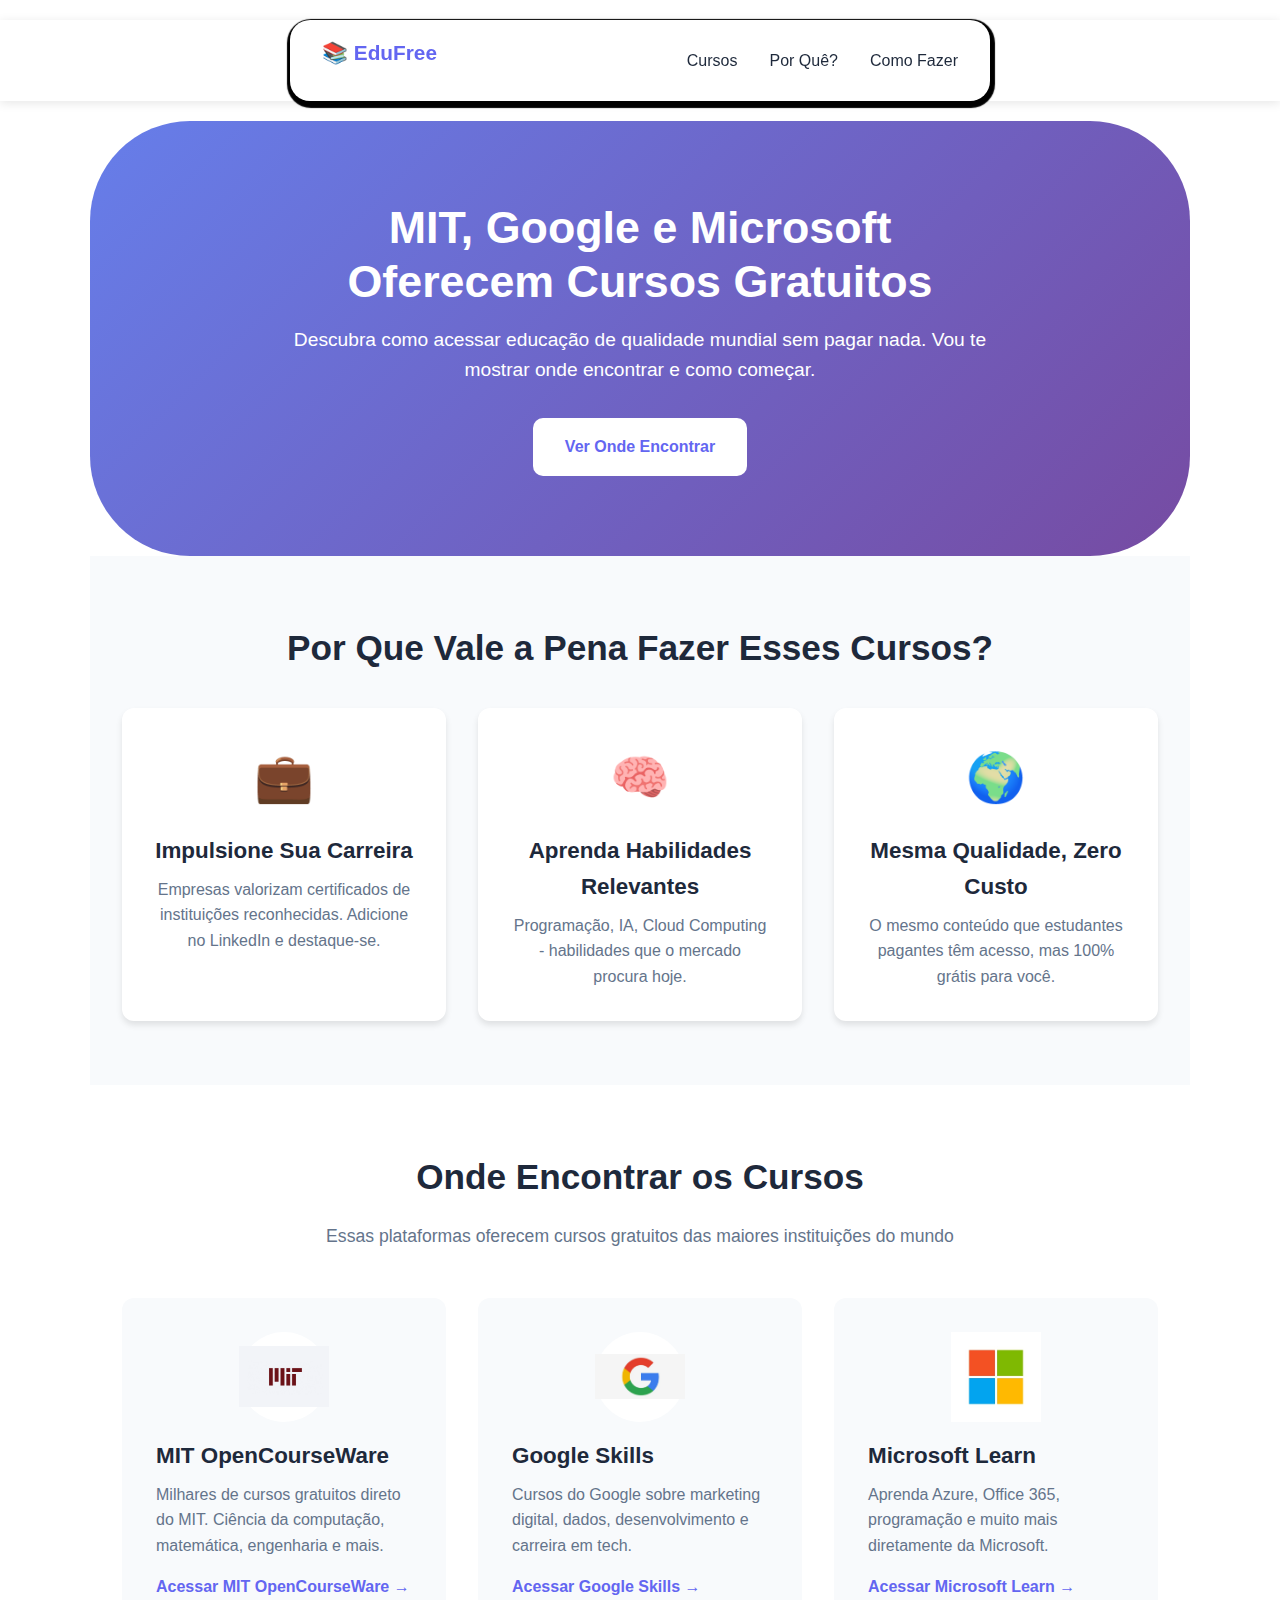
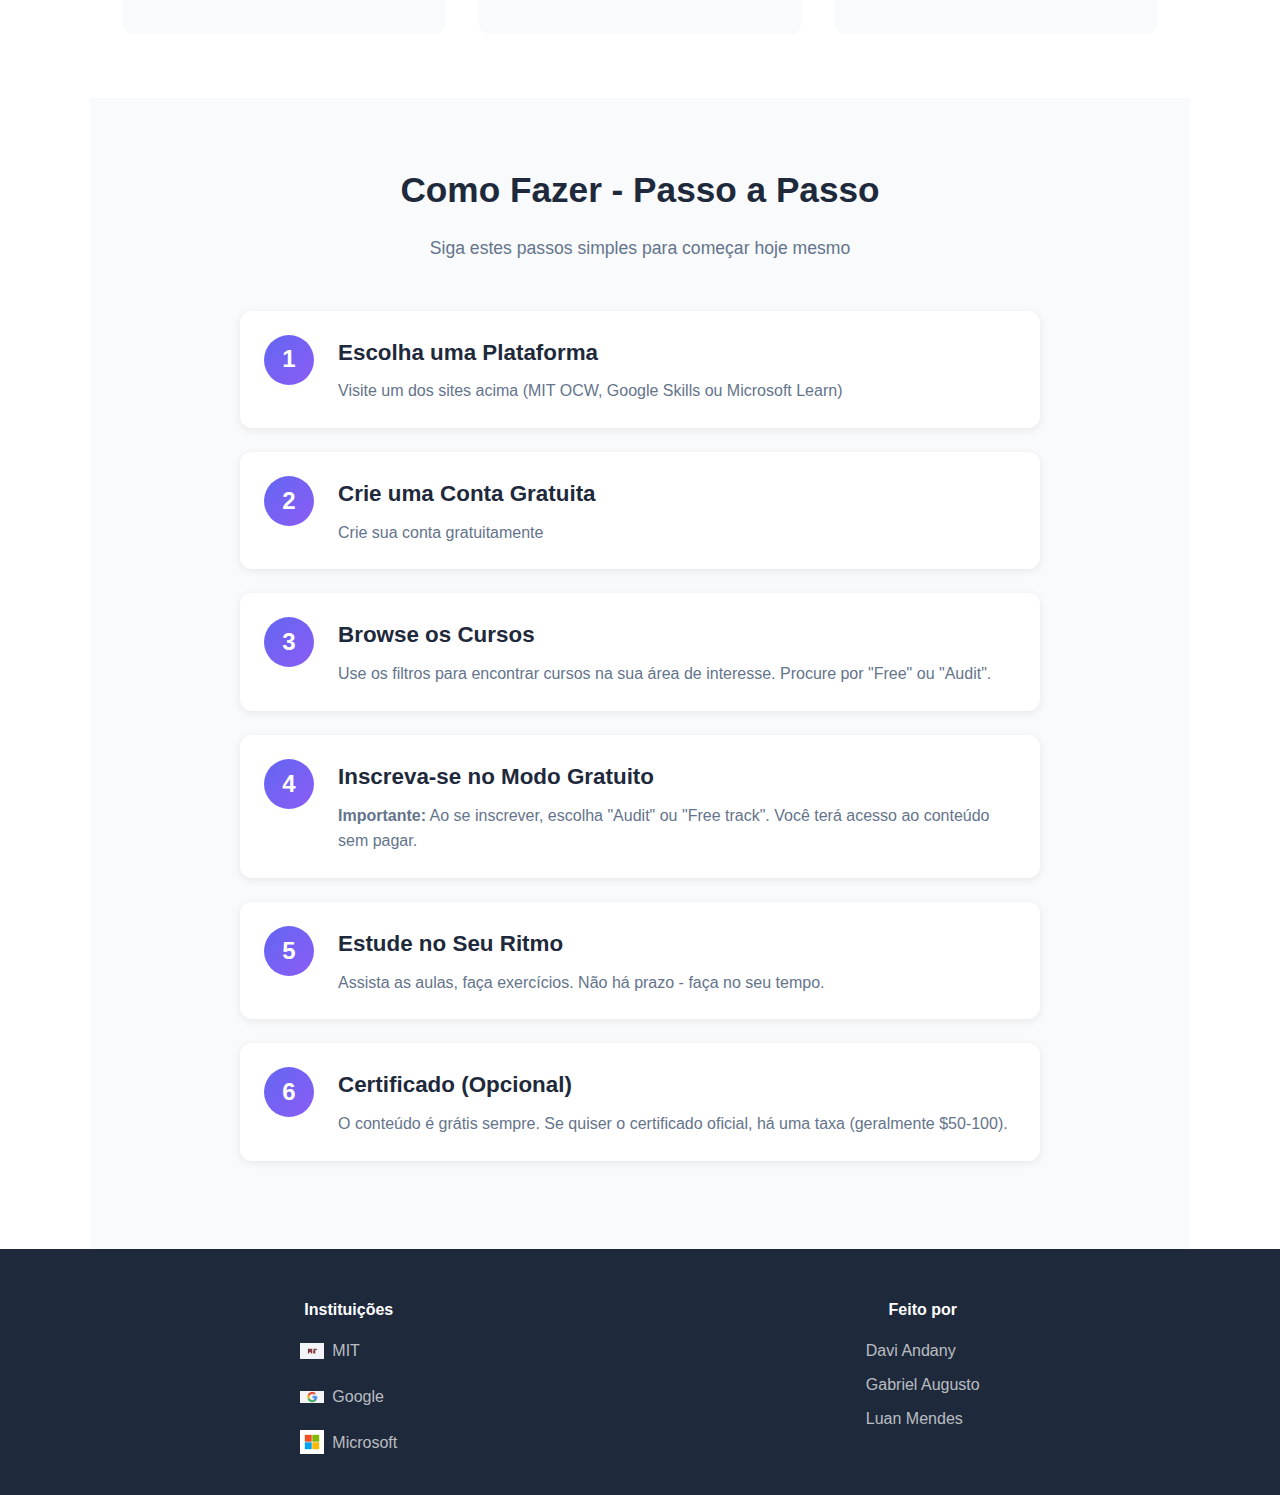
<file: src/pages/index.html>
<!DOCTYPE html>
<html lang="pt-BR">
<head>
    <meta charset="UTF-8">
    <meta name="viewport" content="width=device-width, initial-scale=1.0">
    <title>Cursos Gratuitos - MIT, Google, Microsoft</title>
    <link rel="stylesheet" href="../assets/styles/main.css">
</head>
<body>
    
    <!-- NAVBAR -->
    <header>
        <nav>
            <h2 class="logo">📚 EduFree</h2>
            <ul>
                <li><a href="#cursos">Cursos</a></li>
                <li><a href="#porque">Por Quê?</a></li>
                <li><a href="#como">Como Fazer</a></li>
            </ul>
        </nav>
    </header>

    <!-- HERO -->
    <section class="hero">
        <div class="content">
            <h1>MIT, Google e Microsoft Oferecem Cursos Gratuitos</h1>
            <p>Descubra como acessar educação de qualidade mundial sem pagar nada. Vou te mostrar onde encontrar e como começar.</p>
            <a href="#cursos" class="btn">Ver Onde Encontrar</a>
        </div>
    </section>

    <!-- POR QUE FAZER ESSES CURSOS -->
    <section id="porque" class="why">
        <h2>Por Que Vale a Pena Fazer Esses Cursos?</h2>
        <div class="grid">
            <div class="card">
                <div class="icon">💼</div>
                <h3>Impulsione Sua Carreira</h3>
                <p>Empresas valorizam certificados de instituições reconhecidas. Adicione no LinkedIn e destaque-se.</p>
            </div>
            <div class="card">
                <div class="icon">🧠</div>
                <h3>Aprenda Habilidades Relevantes</h3>
                <p>Programação, IA, Cloud Computing - habilidades que o mercado procura hoje.</p>
            </div>
            <div class="card">
                <div class="icon">🌍</div>
                <h3>Mesma Qualidade, Zero Custo</h3>
                <p>O mesmo conteúdo que estudantes pagantes têm acesso, mas 100% grátis para você.</p>
            </div>
        </div>
    </section>

    <!-- ONDE ENCONTRAR OS CURSOS -->
    <section id="cursos" class="courses">
        <h2>Onde Encontrar os Cursos</h2>
        <p class="subtitle">Essas plataformas oferecem cursos gratuitos das maiores instituições do mundo</p>
        
        <div class="platforms">
            <div class="platform">
                <div class="platform-logo"><img src="../assets/images/mit-logo.png" alt="mit"></div>
                <h3>MIT OpenCourseWare</h3>
                <p>Milhares de cursos gratuitos direto do MIT. Ciência da computação, matemática, engenharia e mais.</p>
                <a href="https://ocw.mit.edu" target="_blank" class="link">Acessar MIT OpenCourseWare →</a>
            </div>
            
            <div class="platform">
                <div class="platform-logo"><img src="../assets/images/google-logo.webp" alt="google"></div>
                <h3>Google Skills</h3>
                <p>Cursos do Google sobre marketing digital, dados, desenvolvimento e carreira em tech.</p>
                <a href="https://grow.google" target="_blank" class="link">Acessar Google Skills →</a>
            </div>
            
            <div class="platform">
                <div class="platform-logo"><img src="../assets/images/microsoft-logo.png" alt="microsoft"></div>
                <h3>Microsoft Learn</h3>
                <p>Aprenda Azure, Office 365, programação e muito mais diretamente da Microsoft.</p>
                <a href="https://learn.microsoft.com" target="_blank" class="link">Acessar Microsoft Learn →</a>
            </div>
        </div>
    </section>

    <!-- COMO FAZER PASSO A PASSO -->
    <section id="como" class="how">
        <h2>Como Fazer - Passo a Passo</h2>
        <p class="subtitle">Siga estes passos simples para começar hoje mesmo</p>
        
        <div class="steps">
            <div class="step">
                <span class="number">1</span>
                <div>
                    <h3>Escolha uma Plataforma</h3>
                    <p>Visite um dos sites acima (MIT OCW, Google Skills ou Microsoft Learn)</p>
                </div>
            </div>
            
            <div class="step">
                <span class="number">2</span>
                <div>
                    <h3>Crie uma Conta Gratuita</h3>
                    <p>Crie sua conta gratuitamente</p>
                </div>
            </div>
            
            <div class="step">
                <span class="number">3</span>
                <div>
                    <h3>Browse os Cursos</h3>
                    <p>Use os filtros para encontrar cursos na sua área de interesse. Procure por "Free" ou "Audit".</p>
                </div>
            </div>
            
            <div class="step">
                <span class="number">4</span>
                <div>
                    <h3>Inscreva-se no Modo Gratuito</h3>
                    <p><strong>Importante:</strong> Ao se inscrever, escolha "Audit" ou "Free track". Você terá acesso ao conteúdo sem pagar.</p>
                </div>
            </div>
            
            <div class="step">
                <span class="number">5</span>
                <div>
                    <h3>Estude no Seu Ritmo</h3>
                    <p>Assista as aulas, faça exercícios. Não há prazo - faça no seu tempo.</p>
                </div>
            </div>
            
            <div class="step">
                <span class="number">6</span>
                <div>
                    <h3>Certificado (Opcional)</h3>
                    <p>O conteúdo é grátis sempre. Se quiser o certificado oficial, há uma taxa (geralmente $50-100).</p>
                </div>
            </div>
        </div>
    </section>

    <!-- FOOTER -->
   <footer>
    <div class="footer-content">
        <div class="footer-column">
            <h4>Instituições</h4>
            <ul class="companies">
                <li><a href="https://ocw.mit.edu"><img src="../assets/images/mit-logo.png" alt="mit image"> MIT</a></li>
                <li><a href="https://grow.google"><img src="../assets/images/google-logo.webp" alt="google image"> Google</a></li>
                <li><a href="https://learn.microsoft.com"><img src="../assets/images/microsoft-logo.png" alt="microsoft image"> Microsoft</a></li>
            </ul>
        </div>
        
        <div class="footer-column">
            <h4>Feito por</h4>
            <ul>
                <li><a href="https://github.com/daviandany">Davi Andany</a></li>
                <li><a href="#">Gabriel Augusto</a></li>
                <li><a href="#">Luan Mendes</a></li>
            </ul>
        </div>
    </div>
</footer>
     
</body>
</html>
</file>
<file: src/assets/styles/main.css>
@import 'variables.css';
@import 'typography.css';
@import 'header.css';
@import 'sections.css';
@import 'components.css';
@import 'footer.css';
@import 'responsive.css';
</file>
